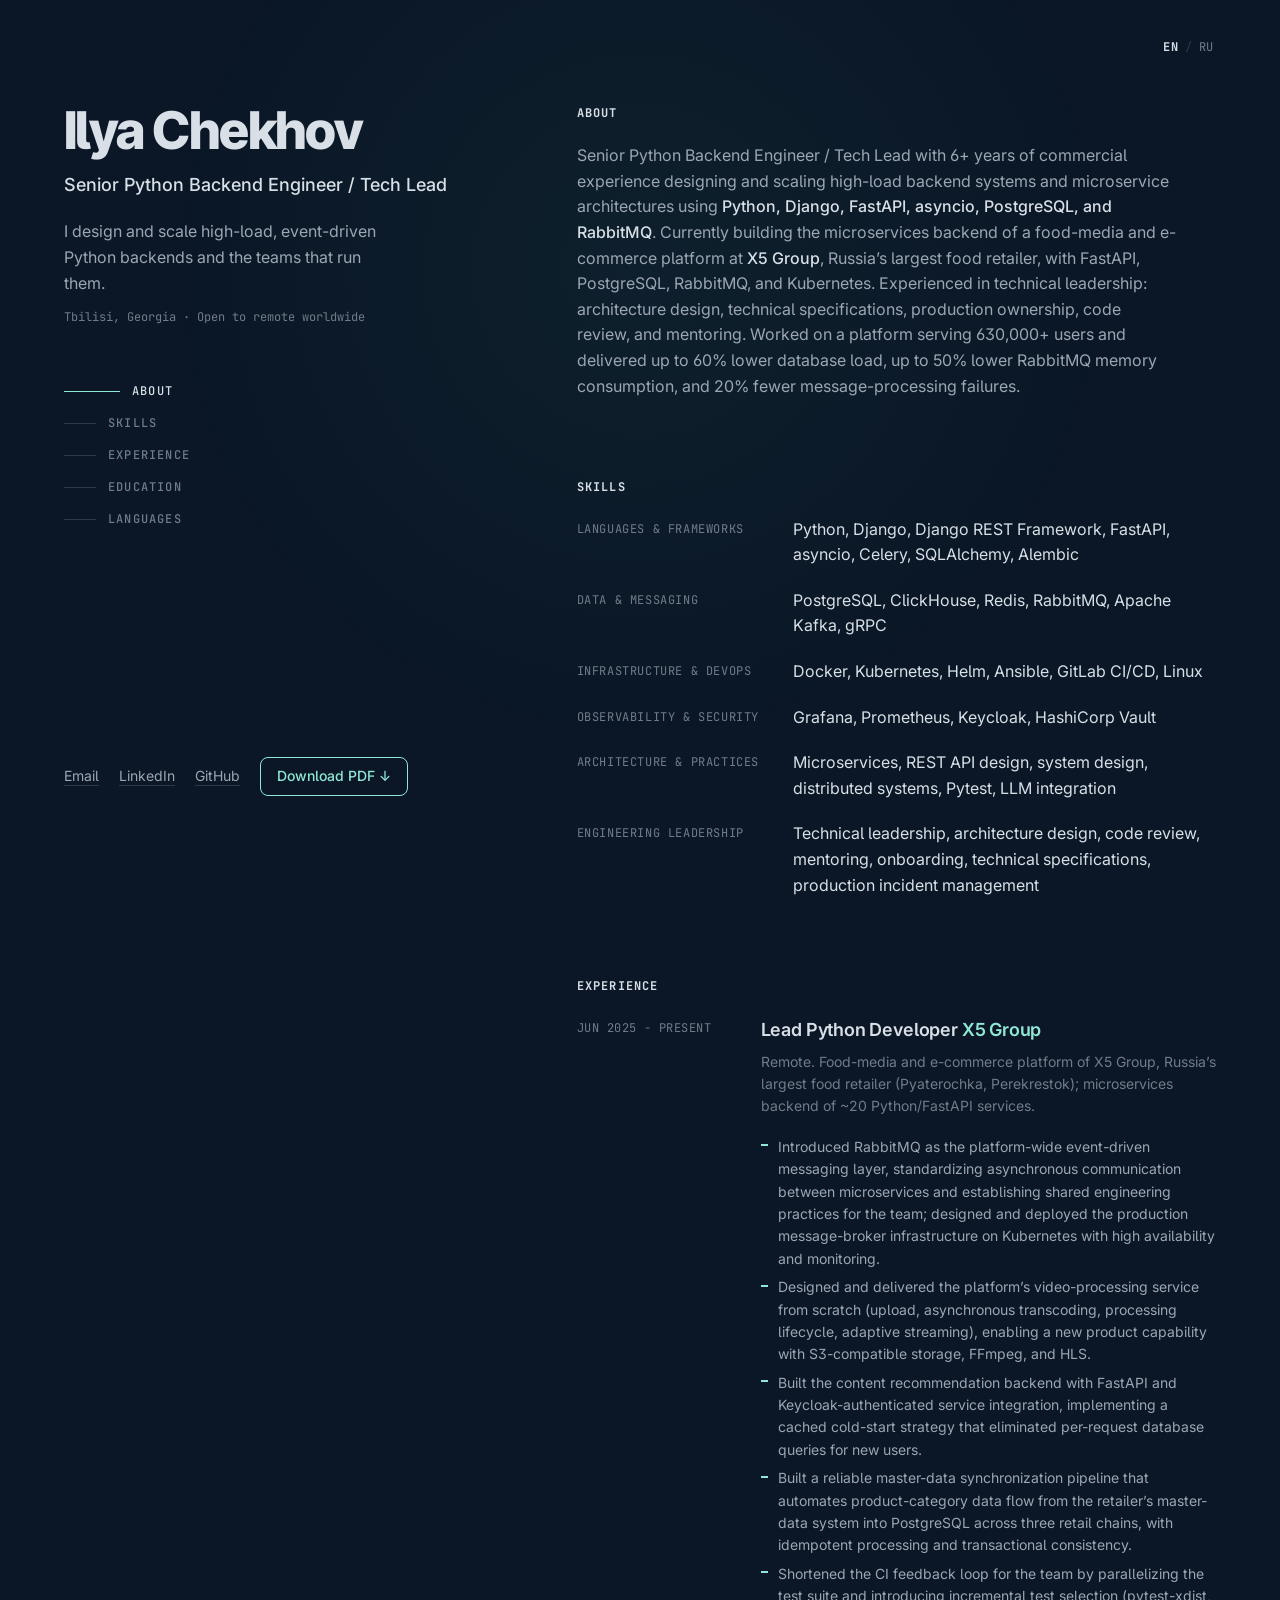
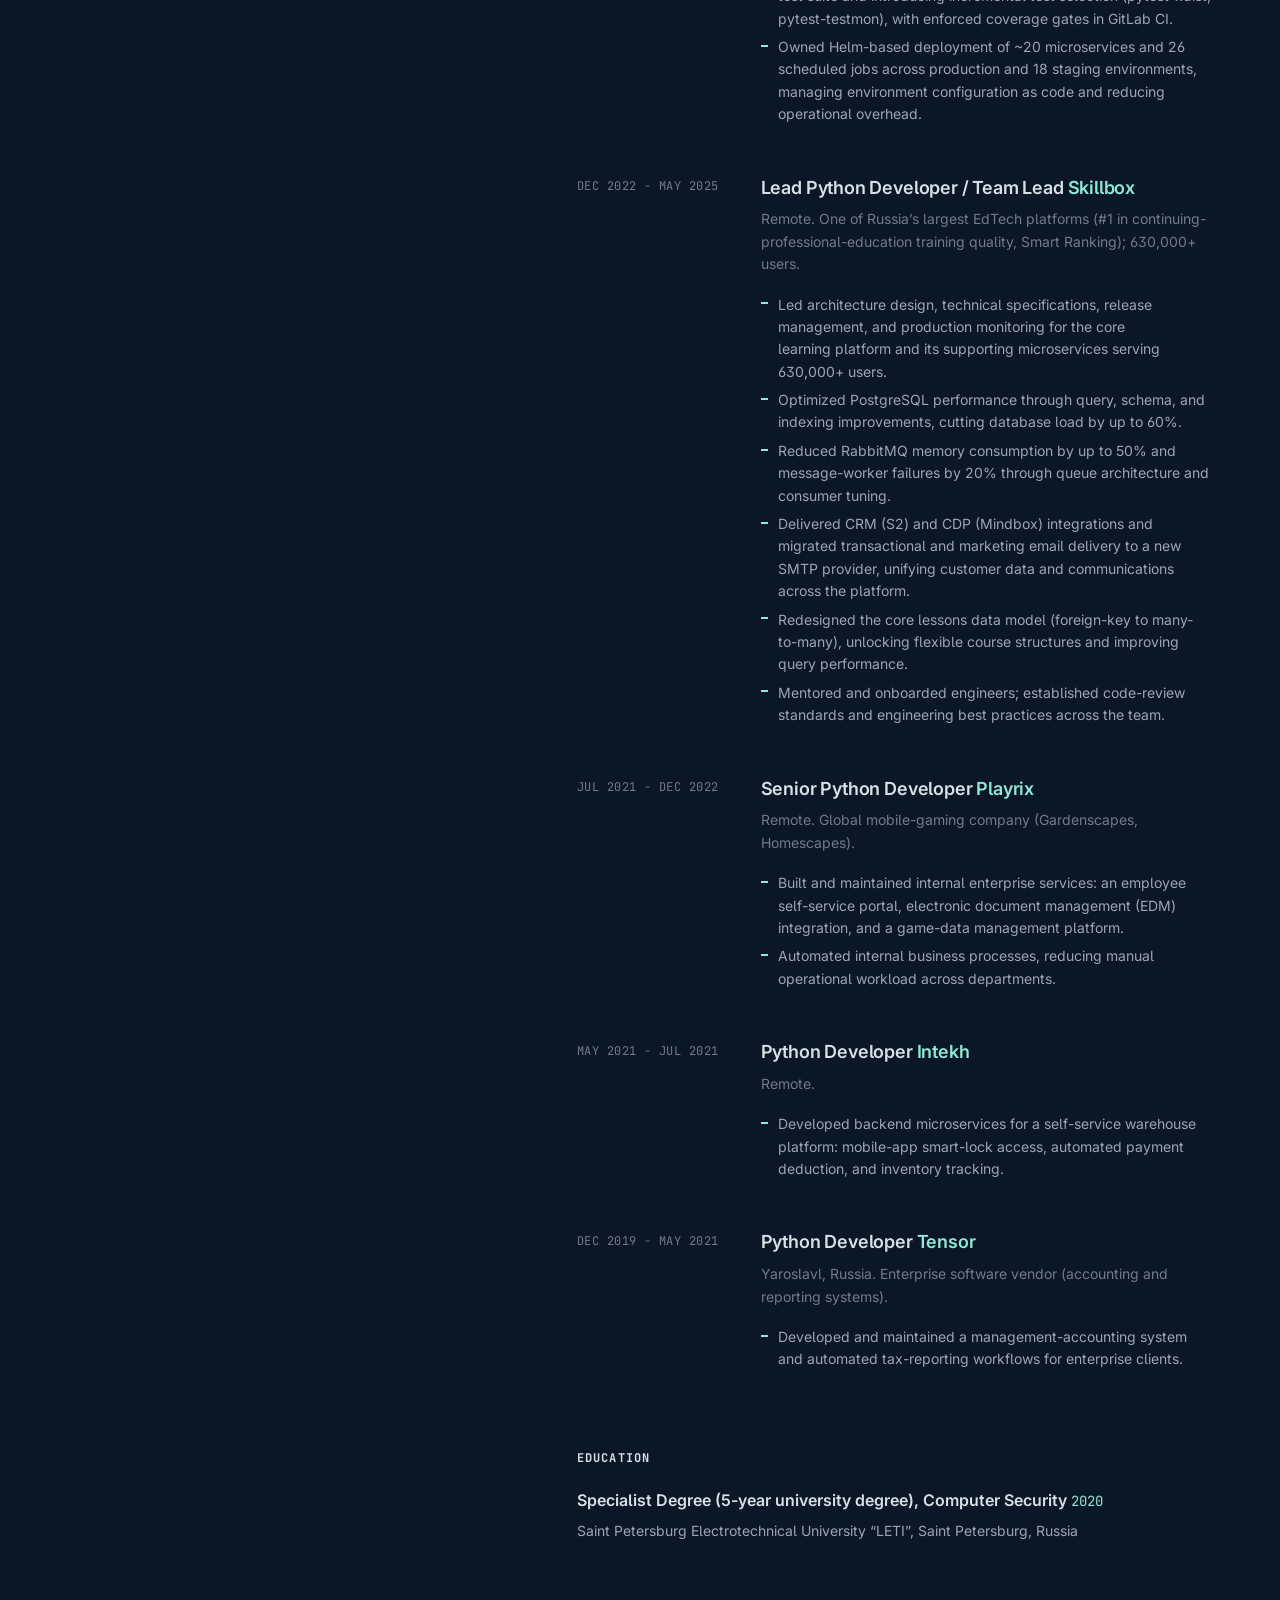
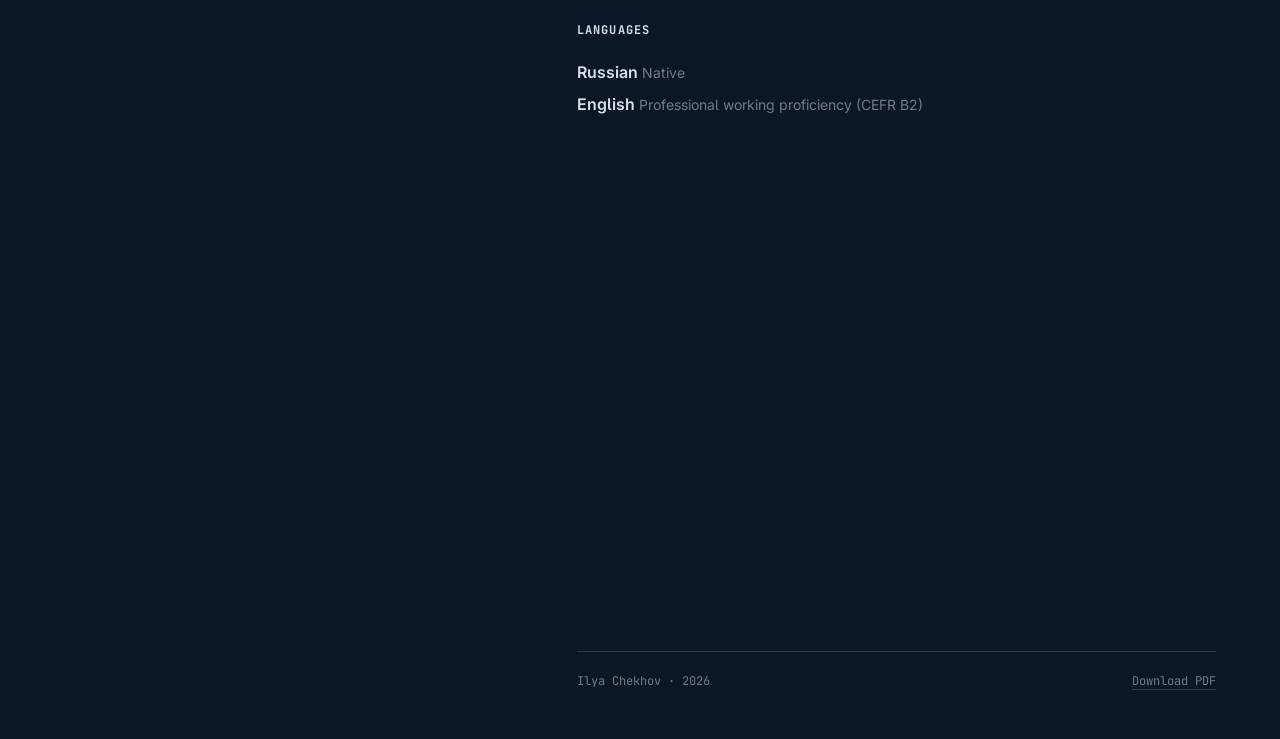
<file: index.html>
<!doctype html>
<html lang="en">
<head>
  <meta charset="utf-8">
  <meta name="viewport" content="width=device-width, initial-scale=1">
  <title>Ilya Chekhov - Senior Python Backend Engineer / Tech Lead</title>
  <meta name="description" content="Senior Python Backend Engineer / Tech Lead with 6+ years of experience scaling high-load backend systems and microservices: Python, Django, FastAPI, PostgreSQL, RabbitMQ, Kubernetes. Open to fully remote roles worldwide.">
  <meta name="theme-color" content="#101828">
  <link rel="canonical" href="https://grudil.github.io/">
  <link rel="alternate" hreflang="en" href="https://grudil.github.io/">
  <link rel="alternate" hreflang="ru" href="https://grudil.github.io/ru.html">
  <link rel="alternate" hreflang="x-default" href="https://grudil.github.io/">
  <meta property="og:type" content="profile">
  <meta property="og:title" content="Ilya Chekhov - Senior Python Backend Engineer / Tech Lead">
  <meta property="og:description" content="6+ years designing and scaling high-load backend systems and microservices. Open to fully remote roles worldwide.">
  <meta property="og:url" content="https://grudil.github.io/">
  <meta property="og:image" content="https://grudil.github.io/assets/og-image.png">
  <meta property="og:image:width" content="1200">
  <meta property="og:image:height" content="630">
  <meta name="twitter:card" content="summary_large_image">
  <link rel="icon" type="image/svg+xml" href="favicon.svg">
  <link rel="preconnect" href="https://fonts.googleapis.com">
  <link rel="preconnect" href="https://fonts.gstatic.com" crossorigin>
  <link href="https://fonts.googleapis.com/css2?family=Inter:wght@400;500;600;700&family=Inter+Tight:wght@800&family=JetBrains+Mono:wght@400;500;700&display=swap" rel="stylesheet">
  <link rel="stylesheet" href="styles.css">
</head>
<body>
  <div class="page">
    <a class="skip-link" href="#main-content">Skip to content</a>
    <nav class="lang-switch" aria-label="Language">
      <a href="index.html" aria-current="page" hreflang="en">EN</a><span class="sep" aria-hidden="true">/</span><a href="ru.html" hreflang="ru" lang="ru">RU</a>
    </nav>

    <div class="layout">
      <header class="side">
        <div>
          <h1>Ilya Chekhov</h1>
          <p class="role">Senior Python Backend Engineer / Tech Lead</p>
          <p class="tagline">I design and scale high-load, event-driven Python backends and the teams that run them.</p>
          <p class="where">Tbilisi, Georgia · Open to remote worldwide</p>
          <nav class="side-nav" aria-label="Sections">
            <a href="#about">About</a>
            <a href="#skills">Skills</a>
            <a href="#experience">Experience</a>
            <a href="#education">Education</a>
            <a href="#languages">Languages</a>
          </nav>
        </div>
        <ul class="side-links">
          <li><a href="mailto:chehovilya@icloud.com">Email</a></li>
          <li><a href="https://linkedin.com/in/chekhovilya" rel="me">LinkedIn</a></li>
          <li><a href="https://github.com/grudil" rel="me">GitHub</a></li>
          <li><a class="btn-pdf" href="assets/ilya-chekhov-python-en.pdf" download>Download PDF ↓</a></li>
        </ul>
      </header>

      <main id="main-content" class="content">
        <section id="about" aria-labelledby="about-h">
          <h2 id="about-h">About</h2>
          <p class="lead">Senior Python Backend Engineer / Tech Lead with 6+ years of commercial experience designing and scaling high-load backend systems and microservice architectures using <strong>Python, Django, FastAPI, asyncio, PostgreSQL, and RabbitMQ</strong>. Currently building the microservices backend of a food-media and e-commerce platform at <strong>X5 Group</strong>, Russia’s largest food retailer, with FastAPI, PostgreSQL, RabbitMQ, and Kubernetes. Experienced in technical leadership: architecture design, technical specifications, production ownership, code review, and mentoring. Worked on a platform serving 630,000+ users and delivered up to 60% lower database load, up to 50% lower RabbitMQ memory consumption, and 20% fewer message-processing failures.</p>
        </section>

        <section id="skills" aria-labelledby="skills-h">
          <h2 id="skills-h">Skills</h2>
          <dl class="skills">
            <div>
              <dt>Languages &amp; Frameworks</dt>
              <dd>Python, Django, Django REST Framework, FastAPI, asyncio, Celery, SQLAlchemy, Alembic</dd>
            </div>
            <div>
              <dt>Data &amp; Messaging</dt>
              <dd>PostgreSQL, ClickHouse, Redis, RabbitMQ, Apache Kafka, gRPC</dd>
            </div>
            <div>
              <dt>Infrastructure &amp; DevOps</dt>
              <dd>Docker, Kubernetes, Helm, Ansible, GitLab CI/CD, Linux</dd>
            </div>
            <div>
              <dt>Observability &amp; Security</dt>
              <dd>Grafana, Prometheus, Keycloak, HashiCorp Vault</dd>
            </div>
            <div>
              <dt>Architecture &amp; Practices</dt>
              <dd>Microservices, REST API design, system design, distributed systems, Pytest, LLM integration</dd>
            </div>
            <div>
              <dt>Engineering Leadership</dt>
              <dd>Technical leadership, architecture design, code review, mentoring, onboarding, technical specifications, production incident management</dd>
            </div>
          </dl>
        </section>

        <section id="experience" aria-labelledby="experience-h">
          <h2 id="experience-h">Experience</h2>
          <div class="jobs">
            <article class="job">
              <p class="job-meta">Jun 2025 - Present</p>
              <h3>Lead Python Developer <span class="company">X5 Group</span></h3>
              <p class="job-note">Remote. Food-media and e-commerce platform of X5 Group, Russia’s largest food retailer (Pyaterochka, Perekrestok); microservices backend of ~20 Python/FastAPI services.</p>
              <ul>
                <li>Introduced RabbitMQ as the platform-wide event-driven messaging layer, standardizing asynchronous communication between microservices and establishing shared engineering practices for the team; designed and deployed the production message-broker infrastructure on Kubernetes with high availability and monitoring.</li>
                <li>Designed and delivered the platform’s video-processing service from scratch (upload, asynchronous transcoding, processing lifecycle, adaptive streaming), enabling a new product capability with S3-compatible storage, FFmpeg, and HLS.</li>
                <li>Built the content recommendation backend with FastAPI and Keycloak-authenticated service integration, implementing a cached cold-start strategy that eliminated per-request database queries for new users.</li>
                <li>Built a reliable master-data synchronization pipeline that automates product-category data flow from the retailer’s master-data system into PostgreSQL across three retail chains, with idempotent processing and transactional consistency.</li>
                <li>Shortened the CI feedback loop for the team by parallelizing the test suite and introducing incremental test selection (pytest-xdist, pytest-testmon), with enforced coverage gates in GitLab CI.</li>
                <li>Owned Helm-based deployment of ~20 microservices and 26 scheduled jobs across production and 18 staging environments, managing environment configuration as code and reducing operational overhead.</li>
              </ul>
            </article>

            <article class="job">
              <p class="job-meta">Dec 2022 - May 2025</p>
              <h3>Lead Python Developer / Team Lead <span class="company">Skillbox</span></h3>
              <p class="job-note">Remote. One of Russia’s largest EdTech platforms (#1 in continuing-professional-education training quality, Smart Ranking); 630,000+ users.</p>
              <ul>
                <li>Led architecture design, technical specifications, release management, and production monitoring for the core learning platform and its supporting microservices serving 630,000+ users.</li>
                <li>Optimized PostgreSQL performance through query, schema, and indexing improvements, cutting database load by up to 60%.</li>
                <li>Reduced RabbitMQ memory consumption by up to 50% and message-worker failures by 20% through queue architecture and consumer tuning.</li>
                <li>Delivered CRM (S2) and CDP (Mindbox) integrations and migrated transactional and marketing email delivery to a new SMTP provider, unifying customer data and communications across the platform.</li>
                <li>Redesigned the core lessons data model (foreign-key to many-to-many), unlocking flexible course structures and improving query performance.</li>
                <li>Mentored and onboarded engineers; established code-review standards and engineering best practices across the team.</li>
              </ul>
            </article>

            <article class="job">
              <p class="job-meta">Jul 2021 - Dec 2022</p>
              <h3>Senior Python Developer <span class="company">Playrix</span></h3>
              <p class="job-note">Remote. Global mobile-gaming company (Gardenscapes, Homescapes).</p>
              <ul>
                <li>Built and maintained internal enterprise services: an employee self-service portal, electronic document management (EDM) integration, and a game-data management platform.</li>
                <li>Automated internal business processes, reducing manual operational workload across departments.</li>
              </ul>
            </article>

            <article class="job">
              <p class="job-meta">May 2021 - Jul 2021</p>
              <h3>Python Developer <span class="company">Intekh</span></h3>
              <p class="job-note">Remote.</p>
              <ul>
                <li>Developed backend microservices for a self-service warehouse platform: mobile-app smart-lock access, automated payment deduction, and inventory tracking.</li>
              </ul>
            </article>

            <article class="job">
              <p class="job-meta">Dec 2019 - May 2021</p>
              <h3>Python Developer <span class="company">Tensor</span></h3>
              <p class="job-note">Yaroslavl, Russia. Enterprise software vendor (accounting and reporting systems).</p>
              <ul>
                <li>Developed and maintained a management-accounting system and automated tax-reporting workflows for enterprise clients.</li>
              </ul>
            </article>
          </div>
        </section>

        <section id="education" aria-labelledby="education-h">
          <h2 id="education-h">Education</h2>
          <div class="edu">
            <p><strong>Specialist Degree (5-year university degree), Computer Security</strong> <span class="edu-year">2020</span></p>
            <p class="muted">Saint Petersburg Electrotechnical University “LETI”, Saint Petersburg, Russia</p>
          </div>
        </section>

        <section id="languages" aria-labelledby="languages-h">
          <h2 id="languages-h">Languages</h2>
          <div class="langs">
            <p><strong>Russian</strong> <span class="muted">Native</span></p>
            <p><strong>English</strong> <span class="muted">Professional working proficiency (CEFR B2)</span></p>
          </div>
        </section>

        <footer class="footer">
          <span>Ilya Chekhov · 2026</span>
          <a href="assets/ilya-chekhov-python-en.pdf" download>Download PDF</a>
        </footer>
      </main>
    </div>
  </div>

  <script>
    (function () {
      var fine = matchMedia("(pointer: fine)").matches;
      var still = matchMedia("(prefers-reduced-motion: reduce)").matches;
      if (fine && !still) {
        var pending = false;
        addEventListener("pointermove", function (e) {
          if (pending) return;
          pending = true;
          requestAnimationFrame(function () {
            document.body.style.setProperty("--mx", e.clientX + "px");
            document.body.style.setProperty("--my", e.clientY + "px");
            pending = false;
          });
        }, { passive: true });
      }

      var links = document.querySelectorAll(".side-nav a");
      if (links.length) {
        var sections = [];
        links.forEach(function (a) {
          var el = document.getElementById(a.hash.slice(1));
          if (el) sections.push({ el: el, link: a });
        });
        var setActive = function () {
          var line = window.innerHeight * 0.3;
          var current = sections[0];
          sections.forEach(function (s) {
            if (s.el.getBoundingClientRect().top <= line) current = s;
          });
          var atBottom = window.innerHeight + window.scrollY >=
            document.documentElement.scrollHeight - 4;
          if (atBottom) current = sections[sections.length - 1];
          sections.forEach(function (s) {
            s.link.classList.toggle("active", s === current);
          });
        };
        var updatePending = false;
        var scheduleUpdate = function () {
          if (updatePending) return;
          updatePending = true;
          requestAnimationFrame(function () {
            setActive();
            updatePending = false;
          });
        };
        addEventListener("scroll", scheduleUpdate, { passive: true });
        addEventListener("resize", scheduleUpdate);
        setActive();
      }
    })();
  </script>
</body>
</html>
</file>
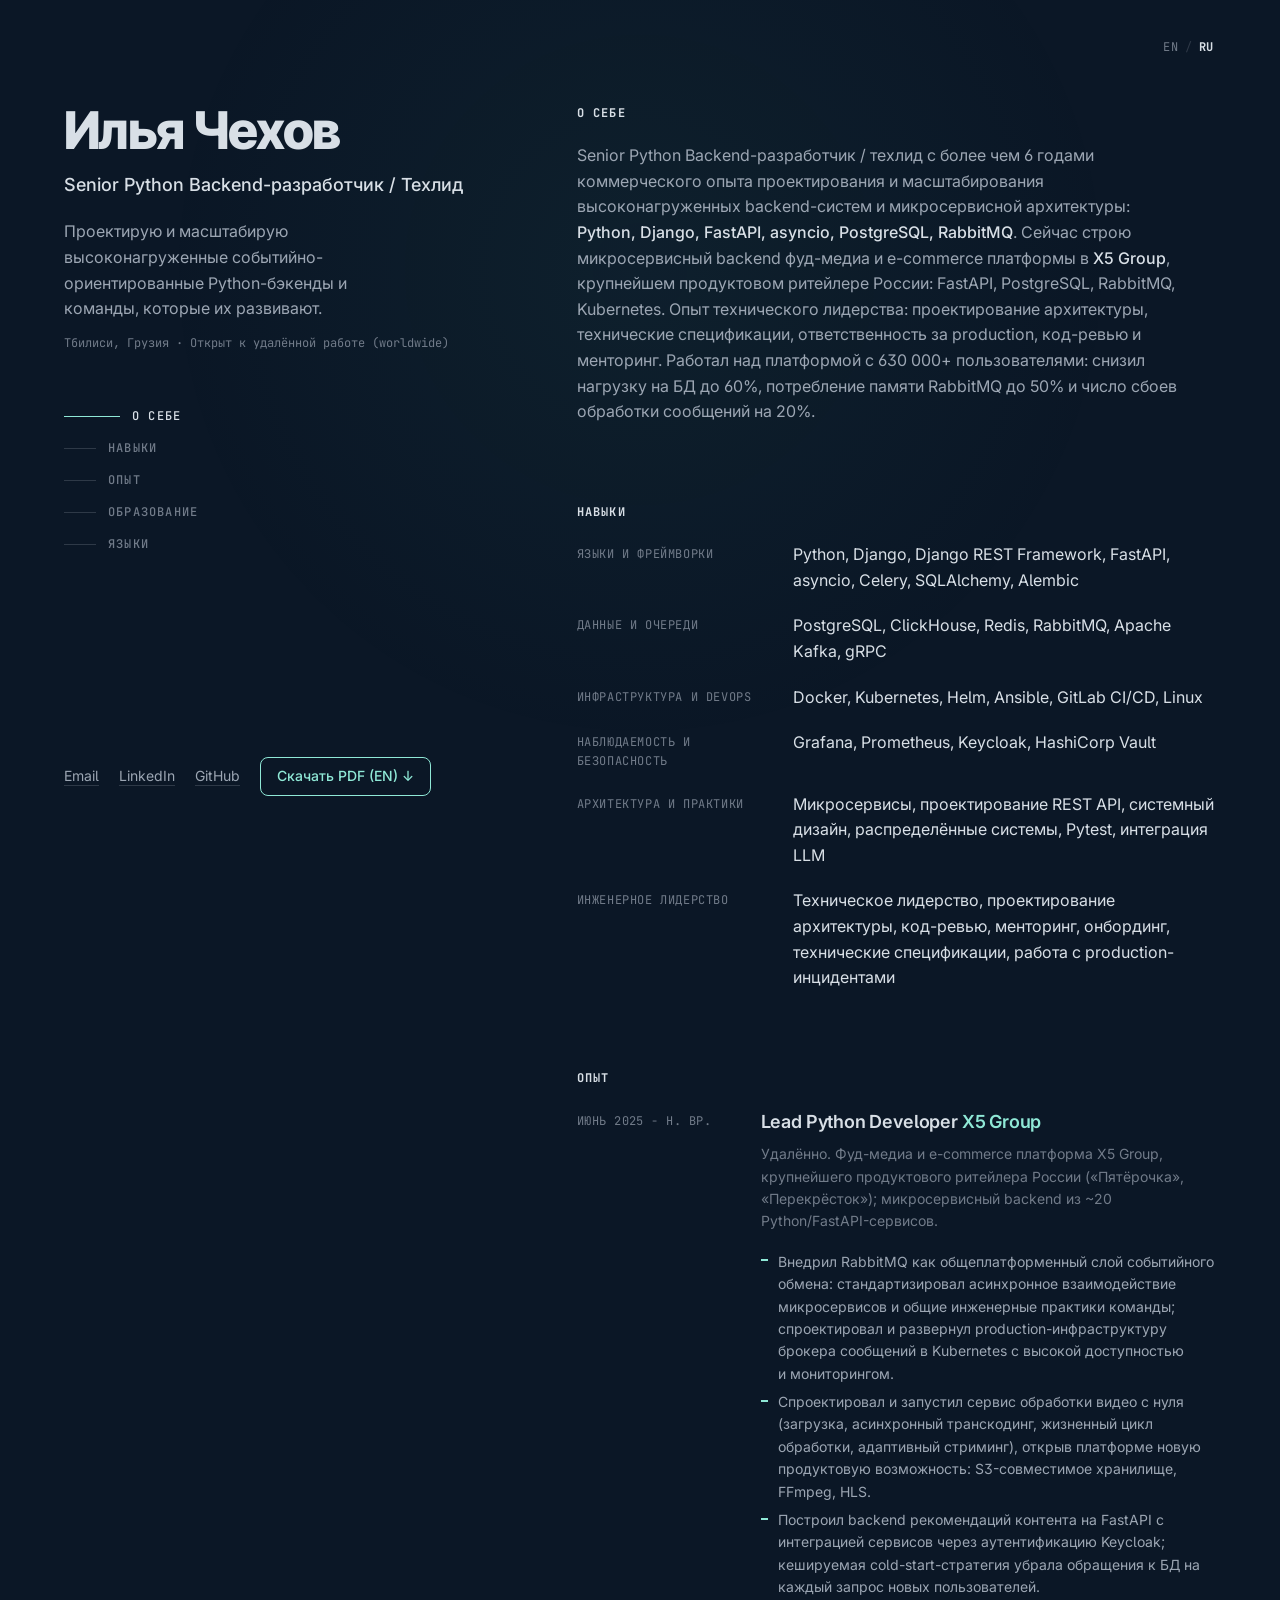
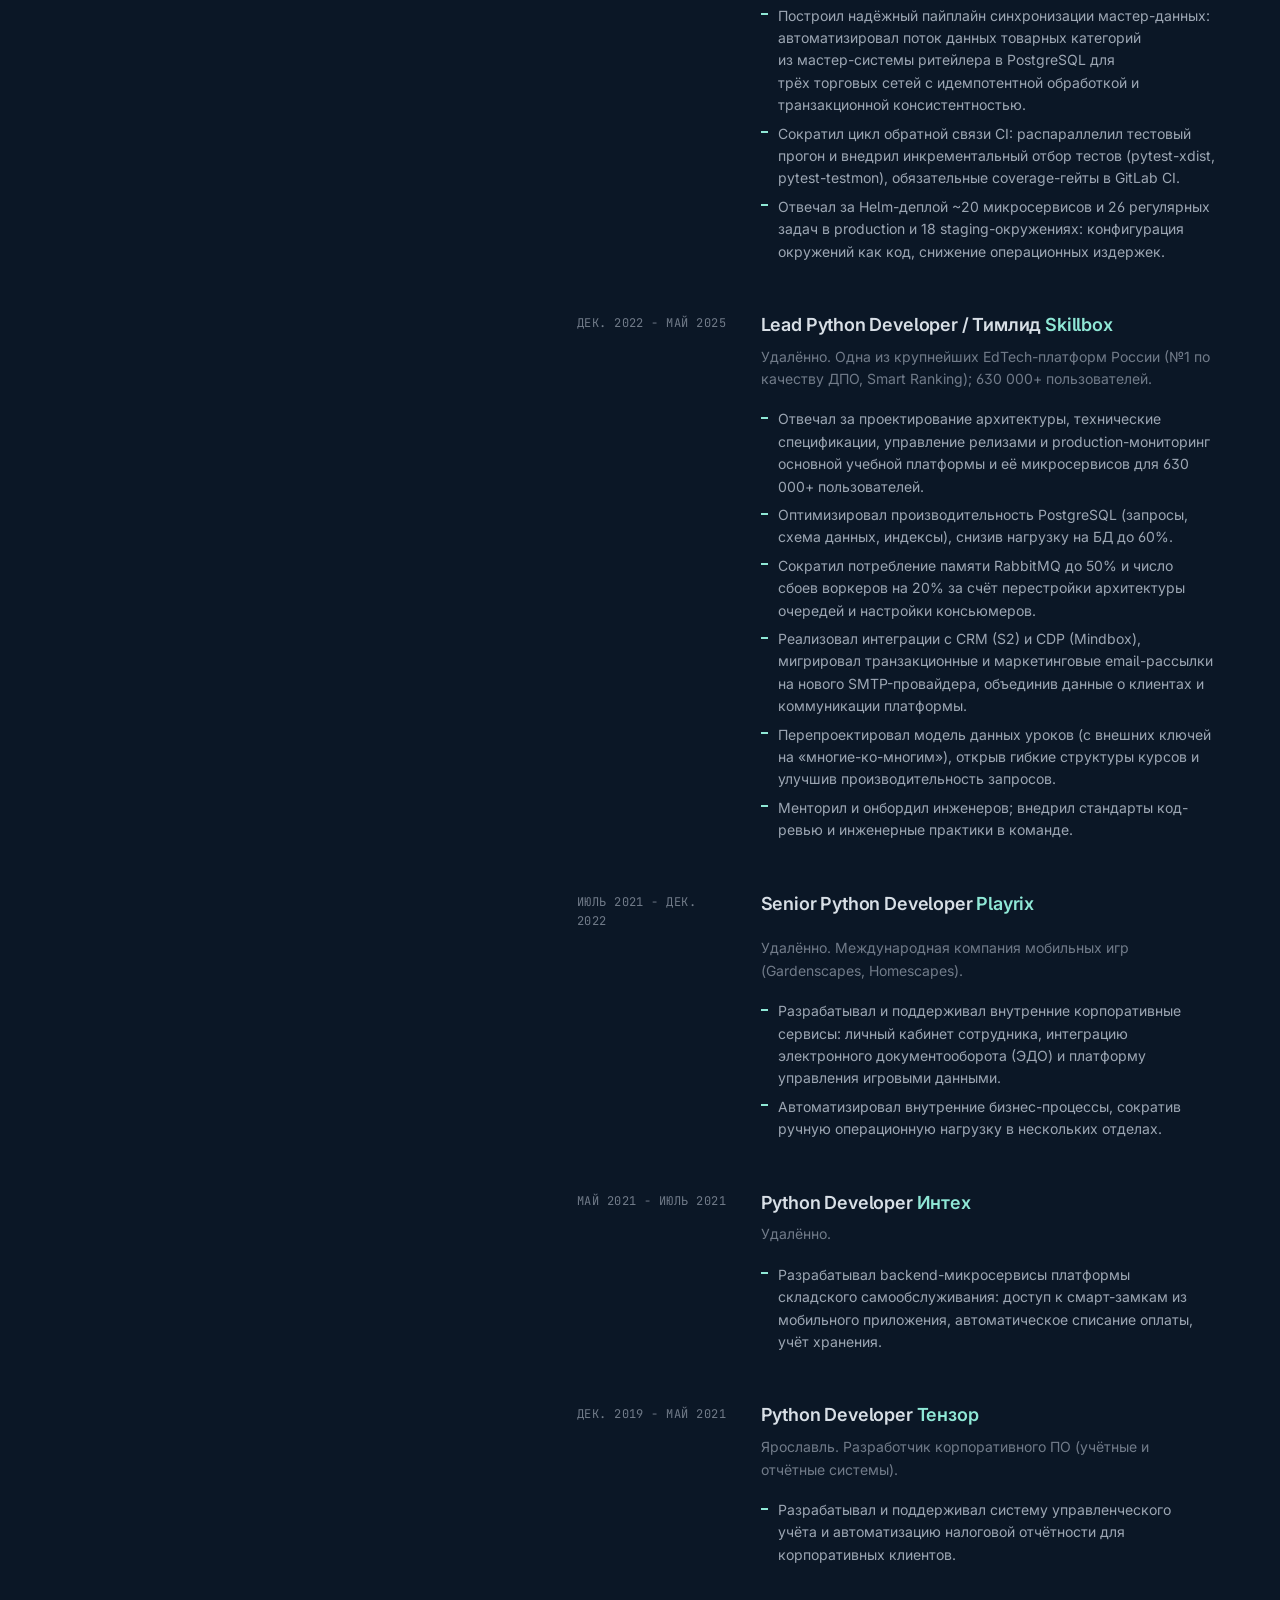
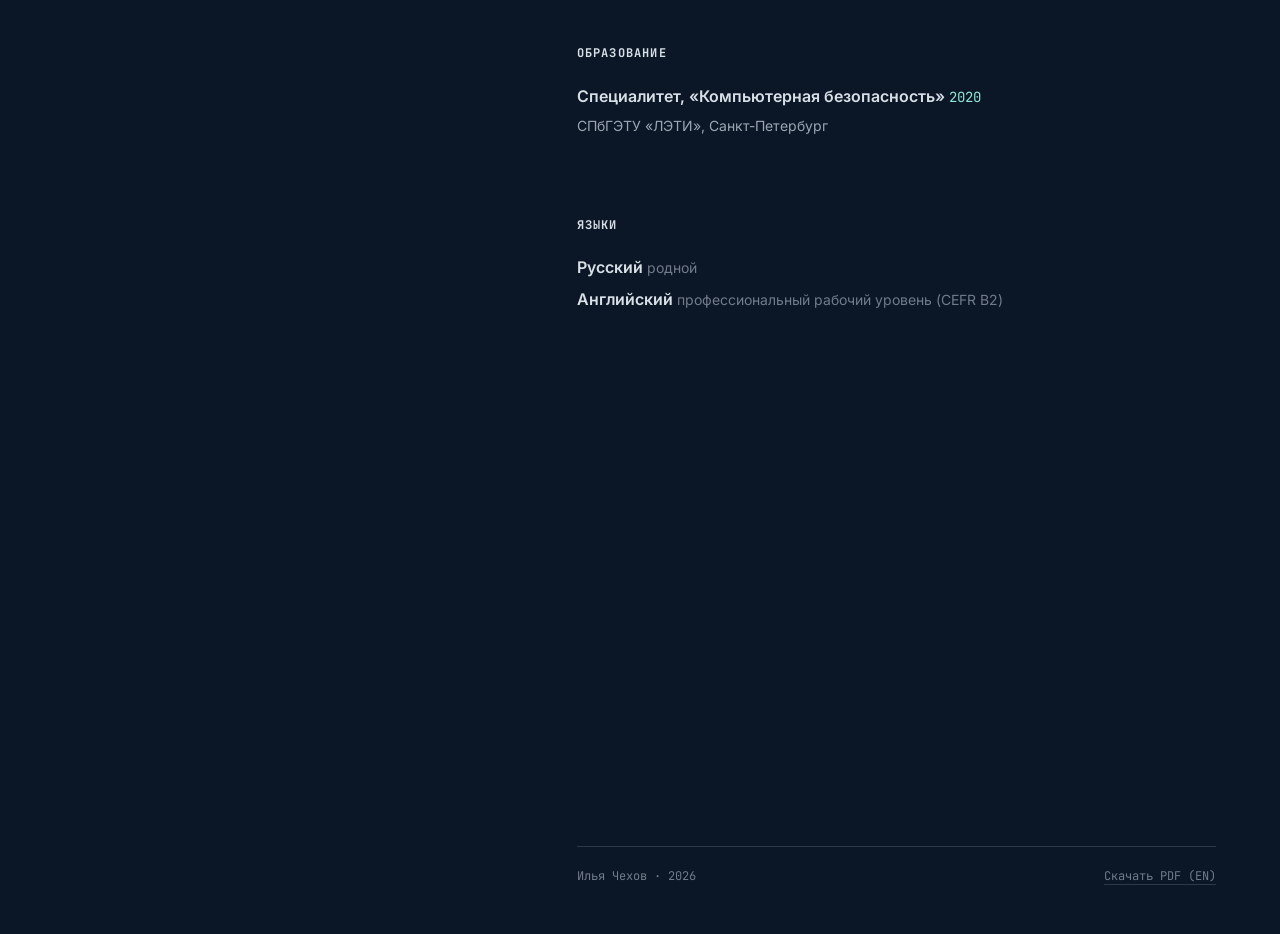
<file: ru.html>
<!doctype html>
<html lang="ru">
<head>
  <meta charset="utf-8">
  <meta name="viewport" content="width=device-width, initial-scale=1">
  <title>Илья Чехов - Senior Python Backend-разработчик / Техлид</title>
  <meta name="description" content="Senior Python Backend-разработчик / техлид с 6+ годами опыта проектирования и масштабирования высоконагруженных backend-систем и микросервисной архитектуры: Python, Django, FastAPI, PostgreSQL, RabbitMQ, Kubernetes. Рассматриваю полностью удалённую работу.">
  <meta name="theme-color" content="#101828">
  <link rel="canonical" href="https://grudil.github.io/ru.html">
  <link rel="alternate" hreflang="en" href="https://grudil.github.io/">
  <link rel="alternate" hreflang="ru" href="https://grudil.github.io/ru.html">
  <link rel="alternate" hreflang="x-default" href="https://grudil.github.io/">
  <meta property="og:type" content="profile">
  <meta property="og:title" content="Илья Чехов - Senior Python Backend-разработчик / Техлид">
  <meta property="og:description" content="6+ лет проектирования и масштабирования высоконагруженных backend-систем и микросервисной архитектуры. Рассматриваю полностью удалённую работу.">
  <meta property="og:url" content="https://grudil.github.io/ru.html">
  <meta property="og:image" content="https://grudil.github.io/assets/og-image.png">
  <meta property="og:image:width" content="1200">
  <meta property="og:image:height" content="630">
  <meta name="twitter:card" content="summary_large_image">
  <link rel="icon" type="image/svg+xml" href="favicon.svg">
  <link rel="preconnect" href="https://fonts.googleapis.com">
  <link rel="preconnect" href="https://fonts.gstatic.com" crossorigin>
  <link href="https://fonts.googleapis.com/css2?family=Inter:wght@400;500;600;700&family=Inter+Tight:wght@800&family=JetBrains+Mono:wght@400;500;700&display=swap" rel="stylesheet">
  <link rel="stylesheet" href="styles.css">
</head>
<body>
  <div class="page">
    <a class="skip-link" href="#main-content">К содержимому</a>
    <nav class="lang-switch" aria-label="Язык">
      <a href="index.html" hreflang="en" lang="en">EN</a><span class="sep" aria-hidden="true">/</span><a href="ru.html" aria-current="page" hreflang="ru">RU</a>
    </nav>

    <div class="layout">
      <header class="side">
        <div>
          <h1>Илья Чехов</h1>
          <p class="role">Senior Python Backend-разработчик / Техлид</p>
          <p class="tagline">Проектирую и масштабирую высоконагруженные событийно-ориентированные Python-бэкенды и команды, которые их развивают.</p>
          <p class="where">Тбилиси, Грузия · Открыт к удалённой работе (worldwide)</p>
          <nav class="side-nav" aria-label="Разделы">
            <a href="#about">О себе</a>
            <a href="#skills">Навыки</a>
            <a href="#experience">Опыт</a>
            <a href="#education">Образование</a>
            <a href="#languages">Языки</a>
          </nav>
        </div>
        <ul class="side-links">
          <li><a href="mailto:chehovilya@icloud.com">Email</a></li>
          <li><a href="https://linkedin.com/in/chekhovilya" rel="me">LinkedIn</a></li>
          <li><a href="https://github.com/grudil" rel="me">GitHub</a></li>
          <li><a class="btn-pdf" href="assets/ilya-chekhov-python-en.pdf" download>Скачать PDF (EN) ↓</a></li>
        </ul>
      </header>

      <main id="main-content" class="content">
        <section id="about" aria-labelledby="about-h">
          <h2 id="about-h">О себе</h2>
          <p class="lead">Senior Python Backend-разработчик / техлид с более чем 6 годами коммерческого опыта проектирования и масштабирования высоконагруженных backend-систем и микросервисной архитектуры: <strong>Python, Django, FastAPI, asyncio, PostgreSQL, RabbitMQ</strong>. Сейчас строю микросервисный backend фуд-медиа и e-commerce платформы в <strong>X5 Group</strong>, крупнейшем продуктовом ритейлере России: FastAPI, PostgreSQL, RabbitMQ, Kubernetes. Опыт технического лидерства: проектирование архитектуры, технические спецификации, ответственность за production, код-ревью и менторинг. Работал над платформой с 630 000+ пользователями: снизил нагрузку на БД до 60%, потребление памяти RabbitMQ до 50% и число сбоев обработки сообщений на 20%.</p>
        </section>

        <section id="skills" aria-labelledby="skills-h">
          <h2 id="skills-h">Навыки</h2>
          <dl class="skills">
            <div>
              <dt>Языки и фреймворки</dt>
              <dd>Python, Django, Django REST Framework, FastAPI, asyncio, Celery, SQLAlchemy, Alembic</dd>
            </div>
            <div>
              <dt>Данные и очереди</dt>
              <dd>PostgreSQL, ClickHouse, Redis, RabbitMQ, Apache Kafka, gRPC</dd>
            </div>
            <div>
              <dt>Инфраструктура и DevOps</dt>
              <dd>Docker, Kubernetes, Helm, Ansible, GitLab CI/CD, Linux</dd>
            </div>
            <div>
              <dt>Наблюдаемость и безопасность</dt>
              <dd>Grafana, Prometheus, Keycloak, HashiCorp Vault</dd>
            </div>
            <div>
              <dt>Архитектура и практики</dt>
              <dd>Микросервисы, проектирование REST API, системный дизайн, распределённые системы, Pytest, интеграция LLM</dd>
            </div>
            <div>
              <dt>Инженерное лидерство</dt>
              <dd>Техническое лидерство, проектирование архитектуры, код-ревью, менторинг, онбординг, технические спецификации, работа с production-инцидентами</dd>
            </div>
          </dl>
        </section>

        <section id="experience" aria-labelledby="experience-h">
          <h2 id="experience-h">Опыт</h2>
          <div class="jobs">
            <article class="job">
              <p class="job-meta">июнь 2025 - н. вр.</p>
              <h3>Lead Python Developer <span class="company">X5 Group</span></h3>
              <p class="job-note">Удалённо. Фуд-медиа и e-commerce платформа X5 Group, крупнейшего продуктового ритейлера России («Пятёрочка», «Перекрёсток»); микросервисный backend из ~20 Python/FastAPI-сервисов.</p>
              <ul>
                <li>Внедрил RabbitMQ как общеплатформенный слой событийного обмена: стандартизировал асинхронное взаимодействие микросервисов и общие инженерные практики команды; спроектировал и развернул production-инфраструктуру брокера сообщений в Kubernetes с высокой доступностью и мониторингом.</li>
                <li>Спроектировал и запустил сервис обработки видео с нуля (загрузка, асинхронный транскодинг, жизненный цикл обработки, адаптивный стриминг), открыв платформе новую продуктовую возможность: S3-совместимое хранилище, FFmpeg, HLS.</li>
                <li>Построил backend рекомендаций контента на FastAPI с интеграцией сервисов через аутентификацию Keycloak; кешируемая cold-start-стратегия убрала обращения к БД на каждый запрос новых пользователей.</li>
                <li>Построил надёжный пайплайн синхронизации мастер-данных: автоматизировал поток данных товарных категорий из мастер-системы ритейлера в PostgreSQL для трёх торговых сетей с идемпотентной обработкой и транзакционной консистентностью.</li>
                <li>Сократил цикл обратной связи CI: распараллелил тестовый прогон и внедрил инкрементальный отбор тестов (pytest-xdist, pytest-testmon), обязательные coverage-гейты в GitLab CI.</li>
                <li>Отвечал за Helm-деплой ~20 микросервисов и 26 регулярных задач в production и 18 staging-окружениях: конфигурация окружений как код, снижение операционных издержек.</li>
              </ul>
            </article>

            <article class="job">
              <p class="job-meta">дек. 2022 - май 2025</p>
              <h3>Lead Python Developer / Тимлид <span class="company">Skillbox</span></h3>
              <p class="job-note">Удалённо. Одна из крупнейших EdTech-платформ России (№1 по качеству ДПО, Smart Ranking); 630 000+ пользователей.</p>
              <ul>
                <li>Отвечал за проектирование архитектуры, технические спецификации, управление релизами и production-мониторинг основной учебной платформы и её микросервисов для 630 000+ пользователей.</li>
                <li>Оптимизировал производительность PostgreSQL (запросы, схема данных, индексы), снизив нагрузку на БД до 60%.</li>
                <li>Сократил потребление памяти RabbitMQ до 50% и число сбоев воркеров на 20% за счёт перестройки архитектуры очередей и настройки консьюмеров.</li>
                <li>Реализовал интеграции с CRM (S2) и CDP (Mindbox), мигрировал транзакционные и маркетинговые email-рассылки на нового SMTP-провайдера, объединив данные о клиентах и коммуникации платформы.</li>
                <li>Перепроектировал модель данных уроков (с внешних ключей на «многие-ко-многим»), открыв гибкие структуры курсов и улучшив производительность запросов.</li>
                <li>Менторил и онбордил инженеров; внедрил стандарты код-ревью и инженерные практики в команде.</li>
              </ul>
            </article>

            <article class="job">
              <p class="job-meta">июль 2021 - дек. 2022</p>
              <h3>Senior Python Developer <span class="company">Playrix</span></h3>
              <p class="job-note">Удалённо. Международная компания мобильных игр (Gardenscapes, Homescapes).</p>
              <ul>
                <li>Разрабатывал и поддерживал внутренние корпоративные сервисы: личный кабинет сотрудника, интеграцию электронного документооборота (ЭДО) и платформу управления игровыми данными.</li>
                <li>Автоматизировал внутренние бизнес-процессы, сократив ручную операционную нагрузку в нескольких отделах.</li>
              </ul>
            </article>

            <article class="job">
              <p class="job-meta">май 2021 - июль 2021</p>
              <h3>Python Developer <span class="company">Интех</span></h3>
              <p class="job-note">Удалённо.</p>
              <ul>
                <li>Разрабатывал backend-микросервисы платформы складского самообслуживания: доступ к смарт-замкам из мобильного приложения, автоматическое списание оплаты, учёт хранения.</li>
              </ul>
            </article>

            <article class="job">
              <p class="job-meta">дек. 2019 - май 2021</p>
              <h3>Python Developer <span class="company">Тензор</span></h3>
              <p class="job-note">Ярославль. Разработчик корпоративного ПО (учётные и отчётные системы).</p>
              <ul>
                <li>Разрабатывал и поддерживал систему управленческого учёта и автоматизацию налоговой отчётности для корпоративных клиентов.</li>
              </ul>
            </article>
          </div>
        </section>

        <section id="education" aria-labelledby="education-h">
          <h2 id="education-h">Образование</h2>
          <div class="edu">
            <p><strong>Специалитет, «Компьютерная безопасность»</strong> <span class="edu-year">2020</span></p>
            <p class="muted">СПбГЭТУ «ЛЭТИ», Санкт-Петербург</p>
          </div>
        </section>

        <section id="languages" aria-labelledby="languages-h">
          <h2 id="languages-h">Языки</h2>
          <div class="langs">
            <p><strong>Русский</strong> <span class="muted">родной</span></p>
            <p><strong>Английский</strong> <span class="muted">профессиональный рабочий уровень (CEFR B2)</span></p>
          </div>
        </section>

        <footer class="footer">
          <span>Илья Чехов · 2026</span>
          <a href="assets/ilya-chekhov-python-en.pdf" download>Скачать PDF (EN)</a>
        </footer>
      </main>
    </div>
  </div>

  <script>
    (function () {
      var fine = matchMedia("(pointer: fine)").matches;
      var still = matchMedia("(prefers-reduced-motion: reduce)").matches;
      if (fine && !still) {
        var pending = false;
        addEventListener("pointermove", function (e) {
          if (pending) return;
          pending = true;
          requestAnimationFrame(function () {
            document.body.style.setProperty("--mx", e.clientX + "px");
            document.body.style.setProperty("--my", e.clientY + "px");
            pending = false;
          });
        }, { passive: true });
      }

      var links = document.querySelectorAll(".side-nav a");
      if (links.length) {
        var sections = [];
        links.forEach(function (a) {
          var el = document.getElementById(a.hash.slice(1));
          if (el) sections.push({ el: el, link: a });
        });
        var setActive = function () {
          var line = window.innerHeight * 0.3;
          var current = sections[0];
          sections.forEach(function (s) {
            if (s.el.getBoundingClientRect().top <= line) current = s;
          });
          var atBottom = window.innerHeight + window.scrollY >=
            document.documentElement.scrollHeight - 4;
          if (atBottom) current = sections[sections.length - 1];
          sections.forEach(function (s) {
            s.link.classList.toggle("active", s === current);
          });
        };
        var updatePending = false;
        var scheduleUpdate = function () {
          if (updatePending) return;
          updatePending = true;
          requestAnimationFrame(function () {
            setActive();
            updatePending = false;
          });
        };
        addEventListener("scroll", scheduleUpdate, { passive: true });
        addEventListener("resize", scheduleUpdate);
        setActive();
      }
    })();
  </script>
</body>
</html>
</file>
<file: styles.css>
/* ==========================================================================
   Ilya Chekhov — resume. Dark two-column layout: sticky identity on the
   left, scrolling content on the right. Single dark theme by design;
   print flips to a plain light document.
   ========================================================================== */

:root {
  --color-bg: oklch(20% 0.035 255);
  --color-bg-elev: oklch(24% 0.04 255);
  --color-text: oklch(90% 0.012 250);
  --color-text-mid: oklch(72% 0.022 255);
  --color-muted: oklch(58% 0.025 255);
  --color-accent: oklch(87% 0.09 180);
  --color-rule: oklch(34% 0.03 255);

  --font-sans: "Inter", "Helvetica Neue", Helvetica, Arial, sans-serif;
  --font-display: "Inter Tight", "Inter", "Helvetica Neue", Helvetica, Arial, sans-serif;
  --font-mono: "JetBrains Mono", ui-monospace, "SF Mono", Menlo, monospace;

  --text-xs: 0.75rem;
  --text-sm: 0.875rem;
  --text-base: 1rem;
  --text-lg: 1.125rem;
  --text-h1: clamp(2.25rem, 1.8rem + 2.2vw, 3.25rem);

  --space-2xs: 0.375rem;
  --space-xs: 0.75rem;
  --space-sm: 1.25rem;
  --space-md: 2rem;
  --space-lg: 3rem;
  --space-section: clamp(3.5rem, 2.5rem + 3vw, 5.5rem);

  --page-max: 80rem;
  --radius: 8px;
}

* {
  margin: 0;
  padding: 0;
  box-sizing: border-box;
}

html {
  -webkit-text-size-adjust: 100%;
  scroll-behavior: smooth;
}

body {
  font-family: var(--font-sans);
  font-size: var(--text-base);
  line-height: 1.6;
  color: var(--color-text-mid);
  background: var(--color-bg);
  font-feature-settings: "ss01" 1, "cv05" 1;
}

/* Pointer spotlight: ambient depth behind the content; JS drives --mx/--my */
@media (pointer: fine) and (prefers-reduced-motion: no-preference) {
  body::before {
    content: "";
    position: fixed;
    inset: 0;
    z-index: 0;
    pointer-events: none;
    background: radial-gradient(
      600px circle at var(--mx, 50%) var(--my, 30%),
      oklch(76% 0.11 180 / 0.05),
      transparent 80%
    );
  }
}

::selection {
  background: var(--color-accent);
  color: oklch(20% 0.035 255);
}

:focus-visible {
  outline: 2px solid var(--color-accent);
  outline-offset: 2px;
}

a {
  color: inherit;
  transition: color 150ms ease;
}

.page {
  position: relative;
  z-index: 1;
  max-width: var(--page-max);
  margin: 0 auto;
  padding: 0 clamp(1.5rem, 5vw, 6rem);
}

.skip-link {
  position: absolute;
  left: -9999px;
  top: 0;
  z-index: 20;
  background: var(--color-accent);
  color: oklch(20% 0.035 255);
  padding: 0.5rem 1rem;
  font-size: var(--text-sm);
  text-decoration: none;
}

.skip-link:focus-visible {
  left: 0;
}

/* --------------------------------------------------------------------------
   Language switch
   -------------------------------------------------------------------------- */

.lang-switch {
  position: absolute;
  top: clamp(1.25rem, 3vw, 2.5rem);
  right: clamp(1.5rem, 5vw, 6rem);
  z-index: 10;
  font-family: var(--font-mono);
  font-size: var(--text-xs);
  letter-spacing: 0.06em;
  text-transform: uppercase;
}

.lang-switch a {
  color: var(--color-muted);
  text-decoration: none;
  padding: 0.25rem 0.125rem;
}

.lang-switch a:hover,
.lang-switch a:focus-visible {
  color: var(--color-accent);
}

.lang-switch [aria-current="page"] {
  color: var(--color-text);
  font-weight: 700;
}

.lang-switch .sep {
  color: var(--color-rule);
  margin: 0 0.25rem;
}

/* --------------------------------------------------------------------------
   Two-column layout
   -------------------------------------------------------------------------- */

.layout {
  display: grid;
  grid-template-columns: 1fr;
  gap: var(--space-md) 3.5rem;
}

.side {
  padding-top: clamp(3.5rem, 8vh, 6rem);
  display: flex;
  flex-direction: column;
  gap: var(--space-lg);
}

.content {
  padding-bottom: var(--space-lg);
}

@media (min-width: 1024px) {
  .layout {
    grid-template-columns: 5fr 7fr;
  }

  .side {
    position: sticky;
    top: 0;
    max-height: 100vh;
    padding-block: clamp(4rem, 12vh, 6.5rem);
    justify-content: space-between;
  }

  .content {
    padding-block: clamp(4rem, 12vh, 6.5rem) var(--space-lg);
  }
}

/* --------------------------------------------------------------------------
   Left column: identity
   -------------------------------------------------------------------------- */

.side h1 {
  font-family: var(--font-display);
  font-size: var(--text-h1);
  font-weight: 800;
  line-height: 1.05;
  letter-spacing: -0.03em;
  color: var(--color-text);
}

.side .role {
  margin-top: var(--space-xs);
  font-size: var(--text-lg);
  font-weight: 500;
  color: var(--color-text);
}

.side .tagline {
  margin-top: var(--space-sm);
  max-width: 34ch;
}

.side .where {
  margin-top: var(--space-xs);
  font-family: var(--font-mono);
  font-size: var(--text-xs);
  color: var(--color-muted);
}

/* In-page nav with growing-line indicator */
.side-nav {
  margin-top: var(--space-lg);
  display: none;
}

@media (min-width: 1024px) {
  .side-nav {
    display: block;
  }
}

.side-nav a {
  display: flex;
  align-items: center;
  gap: var(--space-xs);
  padding: 0.4rem 0;
  font-family: var(--font-mono);
  font-size: var(--text-xs);
  font-weight: 500;
  letter-spacing: 0.1em;
  text-transform: uppercase;
  text-decoration: none;
  color: var(--color-muted);
}

.side-nav a::before {
  content: "";
  width: 2rem;
  height: 1px;
  background: var(--color-rule);
  transition: width 250ms ease, background-color 250ms ease;
}

.side-nav a:hover,
.side-nav a:focus-visible,
.side-nav a.active {
  color: var(--color-text);
}

.side-nav a:hover::before,
.side-nav a:focus-visible::before,
.side-nav a.active::before {
  width: 3.5rem;
  background: var(--color-accent);
}

/* Contact links */
.side-links {
  list-style: none;
  display: flex;
  flex-wrap: wrap;
  align-items: center;
  gap: var(--space-2xs) var(--space-sm);
  font-size: var(--text-sm);
}

.side-links a {
  color: var(--color-text-mid);
  text-decoration: underline;
  text-decoration-color: var(--color-rule);
  text-decoration-thickness: 1px;
  text-underline-offset: 0.3em;
  transition: color 150ms ease, text-decoration-color 150ms ease;
}

.side-links a:hover,
.side-links a:focus-visible {
  color: var(--color-accent);
  text-decoration-color: var(--color-accent);
}

.side-links .btn-pdf {
  display: inline-block;
  border: 1px solid var(--color-accent);
  border-radius: var(--radius);
  padding: 0.45rem 1rem;
  color: var(--color-accent);
  font-weight: 500;
  text-decoration: none;
  transition: background 150ms ease, color 150ms ease, transform 100ms ease;
}

.side-links .btn-pdf:hover,
.side-links .btn-pdf:focus-visible {
  background: var(--color-accent);
  color: oklch(20% 0.035 255);
}

.side-links .btn-pdf:active {
  transform: scale(0.97);
}

/* --------------------------------------------------------------------------
   Right column: content
   -------------------------------------------------------------------------- */

.content section {
  margin-bottom: var(--space-section);
  scroll-margin-top: var(--space-lg);
}

/* Tail room so the last short sections can reach the scroll-spy line */
@media screen and (min-width: 1024px) {
  .content section:last-of-type {
    min-height: 70vh;
    margin-bottom: 0;
  }
}

.content h2 {
  font-family: var(--font-mono);
  font-size: var(--text-xs);
  font-weight: 700;
  text-transform: uppercase;
  letter-spacing: 0.1em;
  color: var(--color-text);
  margin-bottom: var(--space-sm);
}

.content .lead {
  max-width: 60ch;
  text-wrap: pretty;
}

.content .lead strong {
  color: var(--color-text);
  font-weight: 500;
}

/* Skills */
.skills {
  display: grid;
  gap: var(--space-sm);
}

.skills > div {
  display: grid;
  gap: var(--space-2xs);
}

@media (min-width: 640px) {
  .skills > div {
    grid-template-columns: 11.5rem 1fr;
    gap: var(--space-md);
  }
}

.skills dt {
  font-family: var(--font-mono);
  font-size: var(--text-xs);
  text-transform: uppercase;
  letter-spacing: 0.05em;
  color: var(--color-muted);
  padding-top: 0.25em;
}

.skills dd {
  color: var(--color-text);
  max-width: 56ch;
}

/* Experience */
.jobs {
  display: grid;
  gap: var(--space-lg);
}

.job {
  display: grid;
  gap: var(--space-2xs) var(--space-md);
}

@media (min-width: 768px) {
  .job {
    grid-template-columns: 9.5rem 1fr;
  }

  .job > * {
    grid-column: 2;
  }

  .job .job-meta {
    grid-column: 1;
    grid-row: 1;
    padding-top: 0.3em;
  }
}

.job h3 {
  font-size: var(--text-lg);
  font-weight: 600;
  color: var(--color-text);
  letter-spacing: -0.01em;
}

.job h3 .company {
  color: var(--color-accent);
}

.job-meta {
  font-family: var(--font-mono);
  font-size: var(--text-xs);
  text-transform: uppercase;
  letter-spacing: 0.04em;
  color: var(--color-muted);
}

.job-note {
  font-size: var(--text-sm);
  color: var(--color-muted);
  max-width: 56ch;
}

.job ul {
  list-style: none;
  margin-top: var(--space-2xs);
  max-width: 60ch;
}

.job li {
  position: relative;
  padding-left: 1.1rem;
  margin-top: var(--space-2xs);
  font-size: var(--text-sm);
  text-wrap: pretty;
}

.job li::before {
  content: "";
  position: absolute;
  left: 0;
  top: 0.62em;
  width: 0.45rem;
  height: 2px;
  background: var(--color-accent);
}

/* Education / languages */
.edu p,
.langs p {
  color: var(--color-text-mid);
}

.edu strong,
.langs strong {
  color: var(--color-text);
  font-weight: 600;
}

.edu .edu-year {
  color: var(--color-accent);
  font-family: var(--font-mono);
  font-size: var(--text-sm);
}

.edu p + p,
.langs p + p {
  margin-top: var(--space-2xs);
}

.muted {
  color: var(--color-muted);
  font-size: var(--text-sm);
}

/* Footer */
.footer {
  display: flex;
  flex-wrap: wrap;
  justify-content: space-between;
  gap: var(--space-2xs) var(--space-sm);
  padding-top: var(--space-sm);
  border-top: 1px solid var(--color-rule);
  font-family: var(--font-mono);
  font-size: var(--text-xs);
  color: var(--color-muted);
}

.footer a {
  color: inherit;
  text-decoration: underline;
  text-decoration-color: var(--color-rule);
  text-underline-offset: 0.3em;
}

.footer a:hover,
.footer a:focus-visible {
  color: var(--color-accent);
  text-decoration-color: var(--color-accent);
}

/* Load-in cascade; static under reduced motion */
@media (prefers-reduced-motion: no-preference) {
  .side h1,
  .side .role,
  .side .tagline,
  .side .where,
  .side-nav,
  .side-links {
    animation: rise 600ms cubic-bezier(0.16, 1, 0.3, 1) both;
  }

  .side .role { animation-delay: 60ms; }
  .side .tagline { animation-delay: 120ms; }
  .side .where { animation-delay: 160ms; }
  .side-nav { animation-delay: 200ms; }
  .side-links { animation-delay: 240ms; }
}

@keyframes rise {
  from {
    opacity: 0;
    transform: translateY(14px);
  }

  to {
    opacity: 1;
    transform: none;
  }
}

/* --------------------------------------------------------------------------
   Print: plain light document
   -------------------------------------------------------------------------- */

@media print {
  body {
    background: #fff;
    color: #333;
  }

  body::before,
  .skip-link,
  .lang-switch,
  .side-nav,
  .btn-pdf {
    display: none;
  }

  .layout {
    grid-template-columns: 1fr;
  }

  .side {
    position: static;
    max-height: none;
    padding-block: 0;
  }

  .side h1,
  .side .role,
  .content h2,
  .job h3,
  .skills dd,
  .edu strong,
  .langs strong,
  .content .lead strong {
    color: #000;
  }

  .job h3 .company,
  .edu .edu-year {
    color: #000;
  }

  .content section,
  .job {
    break-inside: avoid;
  }

  a {
    color: inherit;
    text-decoration: none;
  }
}
</file>
